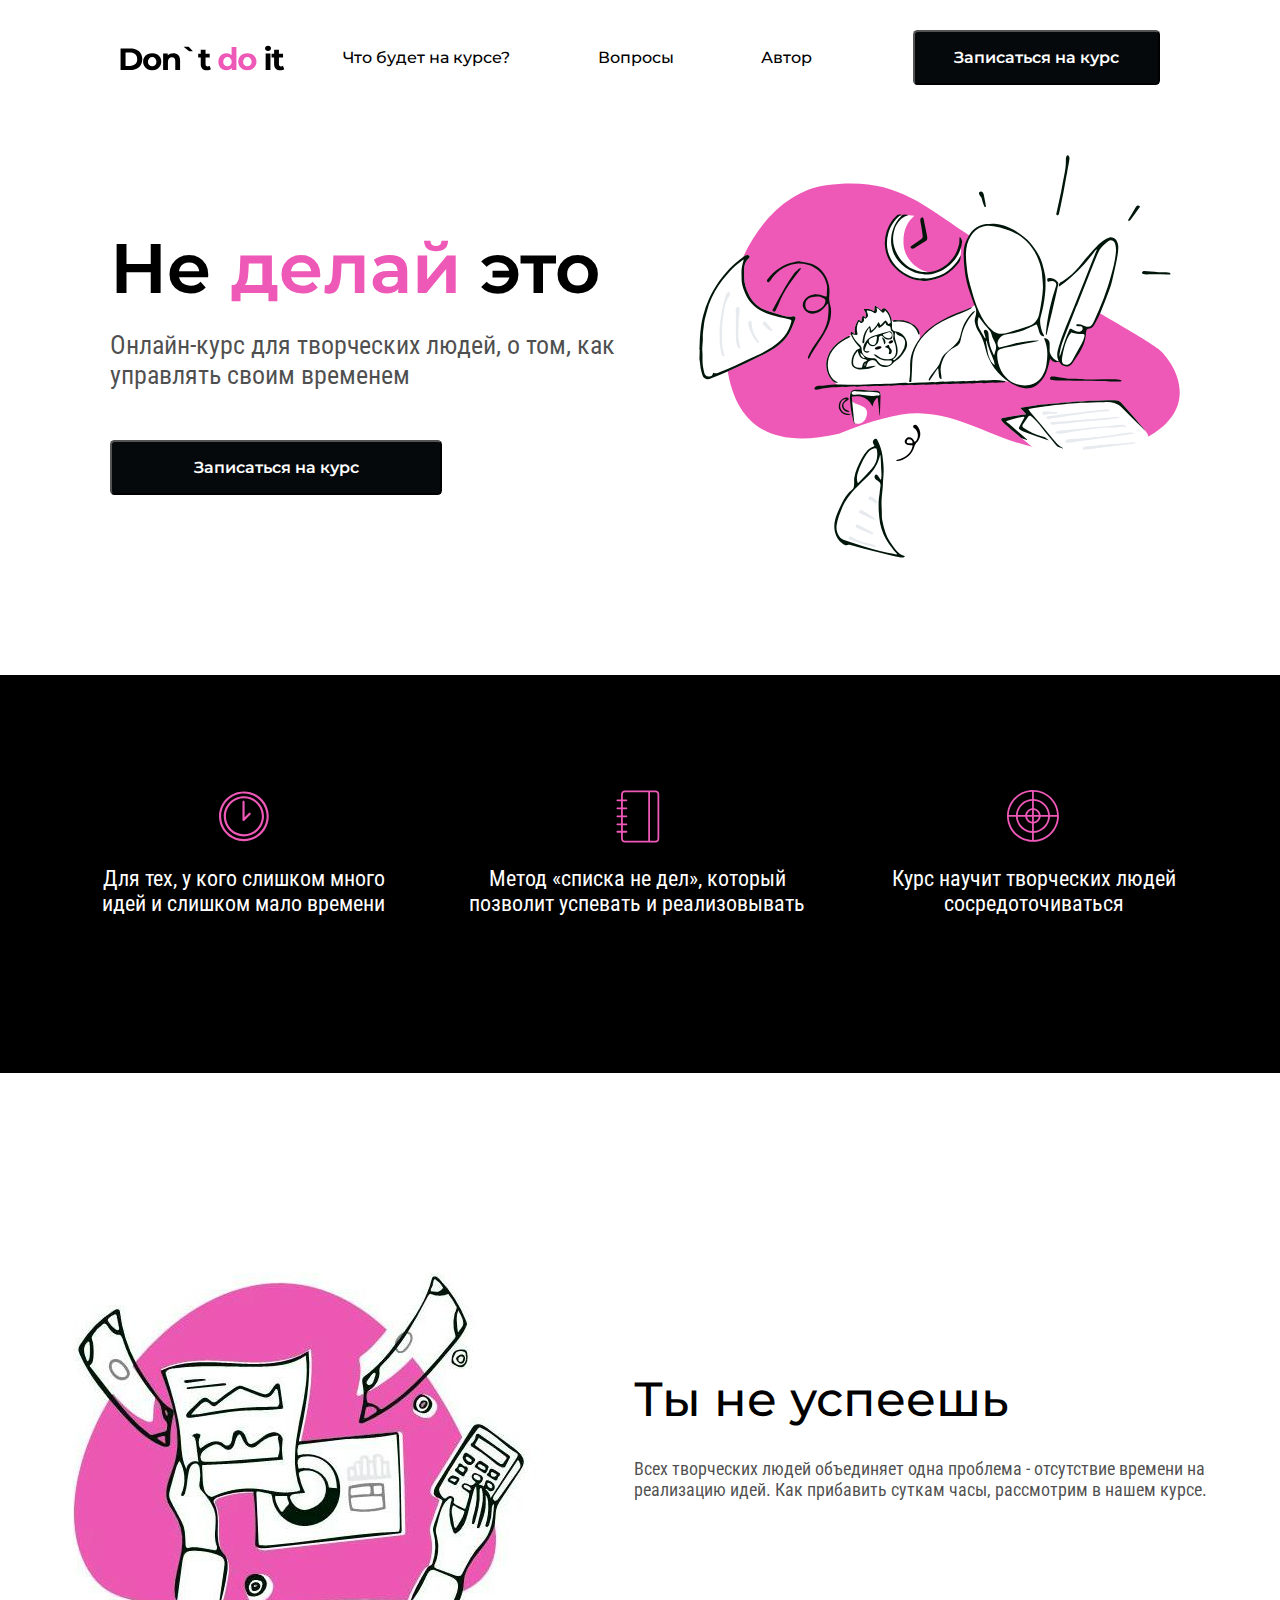
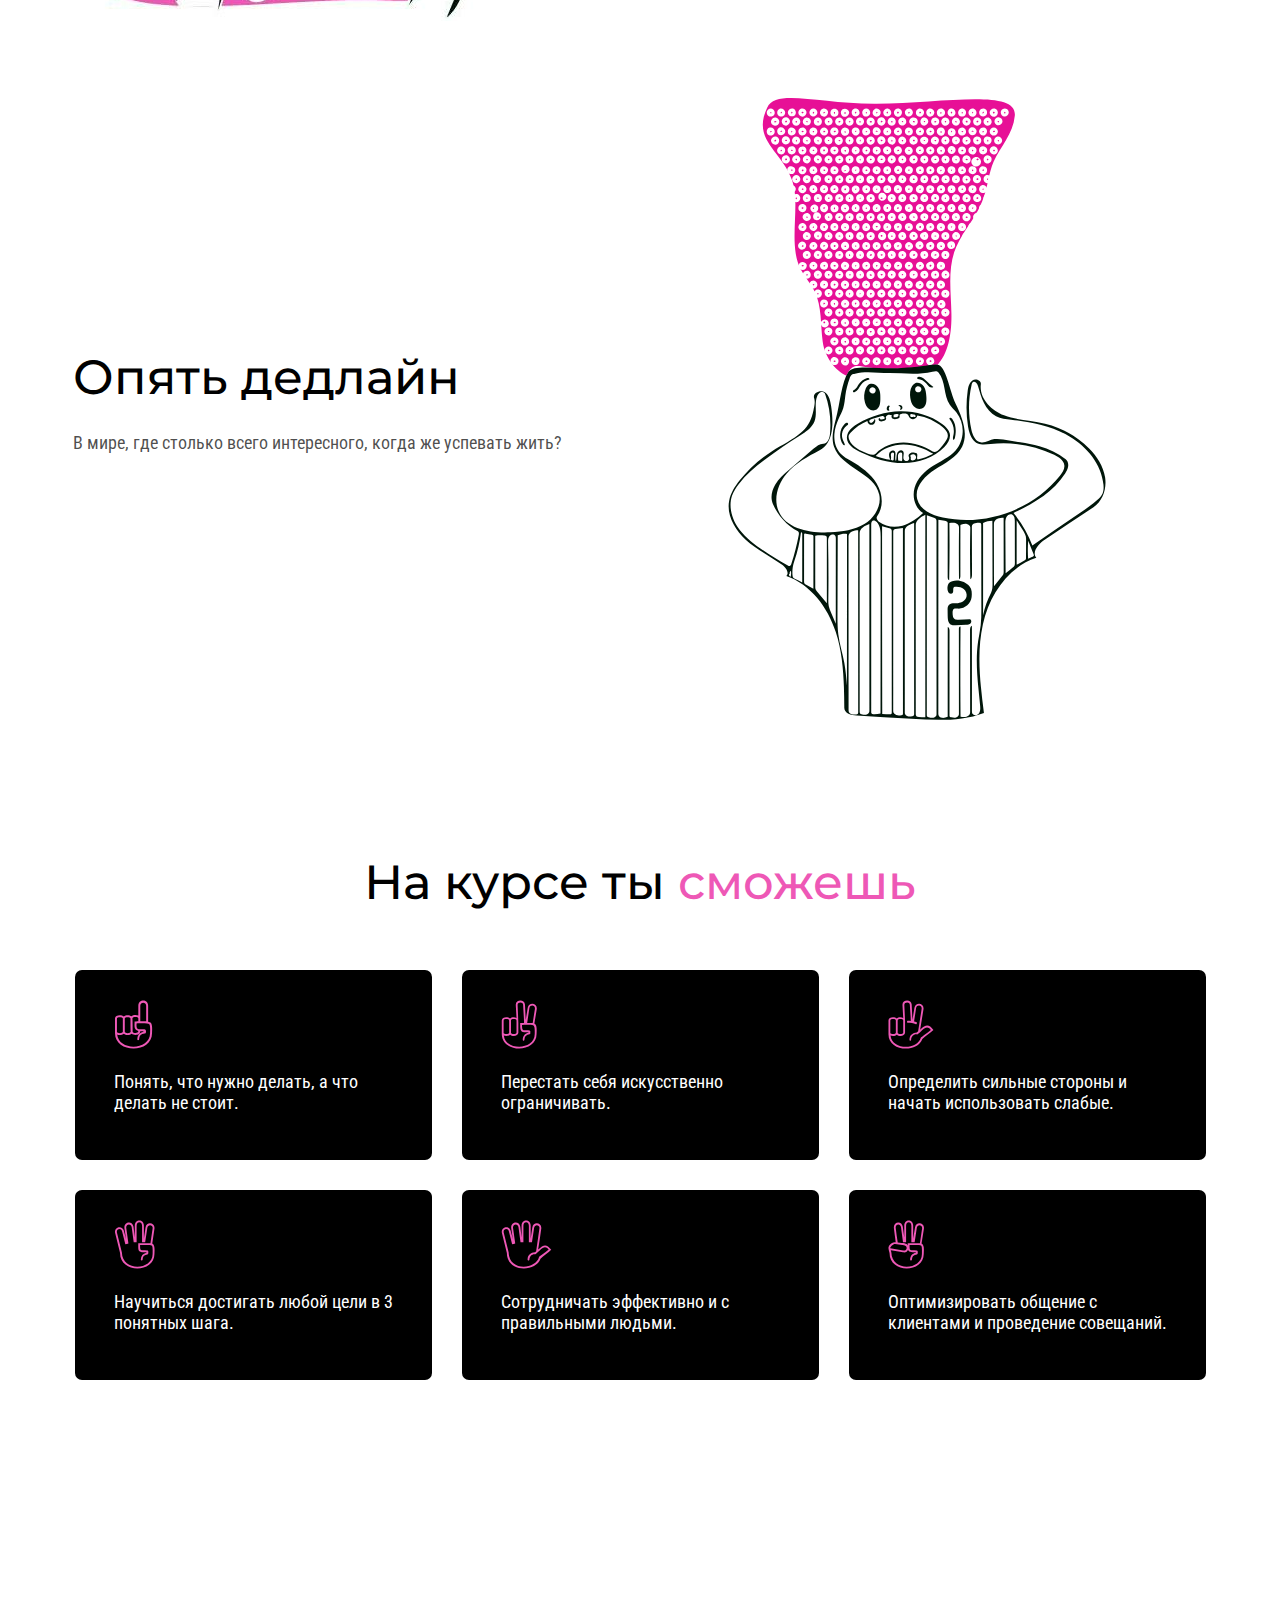
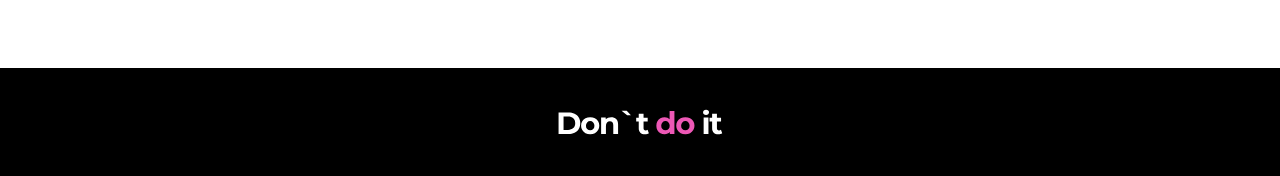
<file: lw7/index.html>
<!DOCTYPE html>
<html lang="ru">
<head>
  <meta charset="UTF-8" />
  <meta mame="viewport" content="width=device-width, initial-scale=1.0">
  <title>Don't do it</title>
  <link href="css/style.css" rel="stylesheet">
  <link href="css/position.css" rel="stylesheet">
  <link href="https://fonts.googleapis.com/css2?family=Montserrat" rel="stylesheet">
  <link href="https://fonts.googleapis.com/css2?family=Roboto+Condensed" rel="stylesheet">
</head>  

<body class="body">
  <header class = "header"> 
    <img class = "logo" src = "images/logo.svg">
    <nav class = "nav">
      <a class = "main main__questions">Что будет на курсе?</a>
      <a class = "main main__questions">Вопросы</a>
      <a class = "main main__questions">Автор</a>
    </nav> 
    <button class = "main main__buttom main__buttom_one center">Записаться на курс</button>
  </header>

<main>
  <section class = "head">
    <div class = "head-item">
      <h1 class = "main main__header margin">Не <span class = "color">делай</span> это</h1>
      <p class = "text text__annotation head-item__two">Онлайн-курс для творческих людей, о том, как управлять своим временем</p>
      <button class = "main main__buttom main__buttom_two center">Записаться на курс</button>
    </div>  
    <img class="man" src = "images/man.svg">
  </section>

  <section class = "text text__note">
    <div class="info">
      <div class="info-item info-item__one">
        <img src = "images/time.svg">
        <p class="padding">Для тех, у кого слишком много идей и слишком мало времени</p>
      </div>
      <div class="info-item info-item__two">
        <img src = "images/notebook.svg">
        <p class="padding">Метод «списка не дел», который позволит успевать и реализовывать</p>
      </div>
      <div class="info-item info-item__three">
        <img src = "images/target.svg">
        <p class="padding">Курс научит творческих людей сосредоточиваться</p>
      </div>
    </div>
  </section>

  <section class = "block-one">
    <img class="image-one" src="images/finances.jpg">
    <div class="text-one"> 
      <h2 class = "main main__frame header-one">Ты не успеешь</h2>
      <p class = "text text__comment">Всех творческих людей объединяет одна проблема - отсутствие времени на реализацию идей. 
      Как прибавить суткам часы, рассмотрим в нашем курсе.</p>
    </div>  
  </section>    

    <section class = "block-two">
      <div class="text-one"> 
        <h2 class = "main main__frame header-two">Опять дедлайн</h2>
        <p class = "text text__comment">В мире, где столько всего интересного, когда же успевать жить?</p>
      </div>  
        <img class="image-two" src="images/mindblowing.svg">
    </section>

    <section class="block-three">   
      <h2 class = "main main__frame header-three">На курсе ты <span class = "color">сможешь</span></h2>
      <div class="grid">
        <div class = "text text__blocks">
          <img src = "images/one.svg">
          <p>Понять, что нужно делать, а что делать не стоит.</p>
        </div>
        <div class = "text text__blocks">
          <img src = "images/two.svg">
          <p>Перестать себя искусственно ограничивать.</p>
        </div>
        <div class = "text text__blocks">
          <img src = "images/three.svg">
          <p>Определить сильные стороны и начать использовать слабые.</p>
        </div>
        <div class = "text text__blocks">
          <img src = "images/four.svg">
          <p>Научиться достигать любой цели в 3 понятных шага.</p>
        </div>
        <div class = "text text__blocks">
          <img src = "images/five.svg">
          <p>Сотрудничать эффективно и с правильными людьми.</p>
        </div>
        <div class="text text__blocks">
          <img src="images/six.svg">
          <p>Оптимизировать общение с клиентами и проведение совещаний.</p>
        </div>
      </div>
    </div>  
  </section>
</main>
  <footer class="footer center" >
    <img src="images/footer.svg">
  </footer>
</body>
</html>
</file>
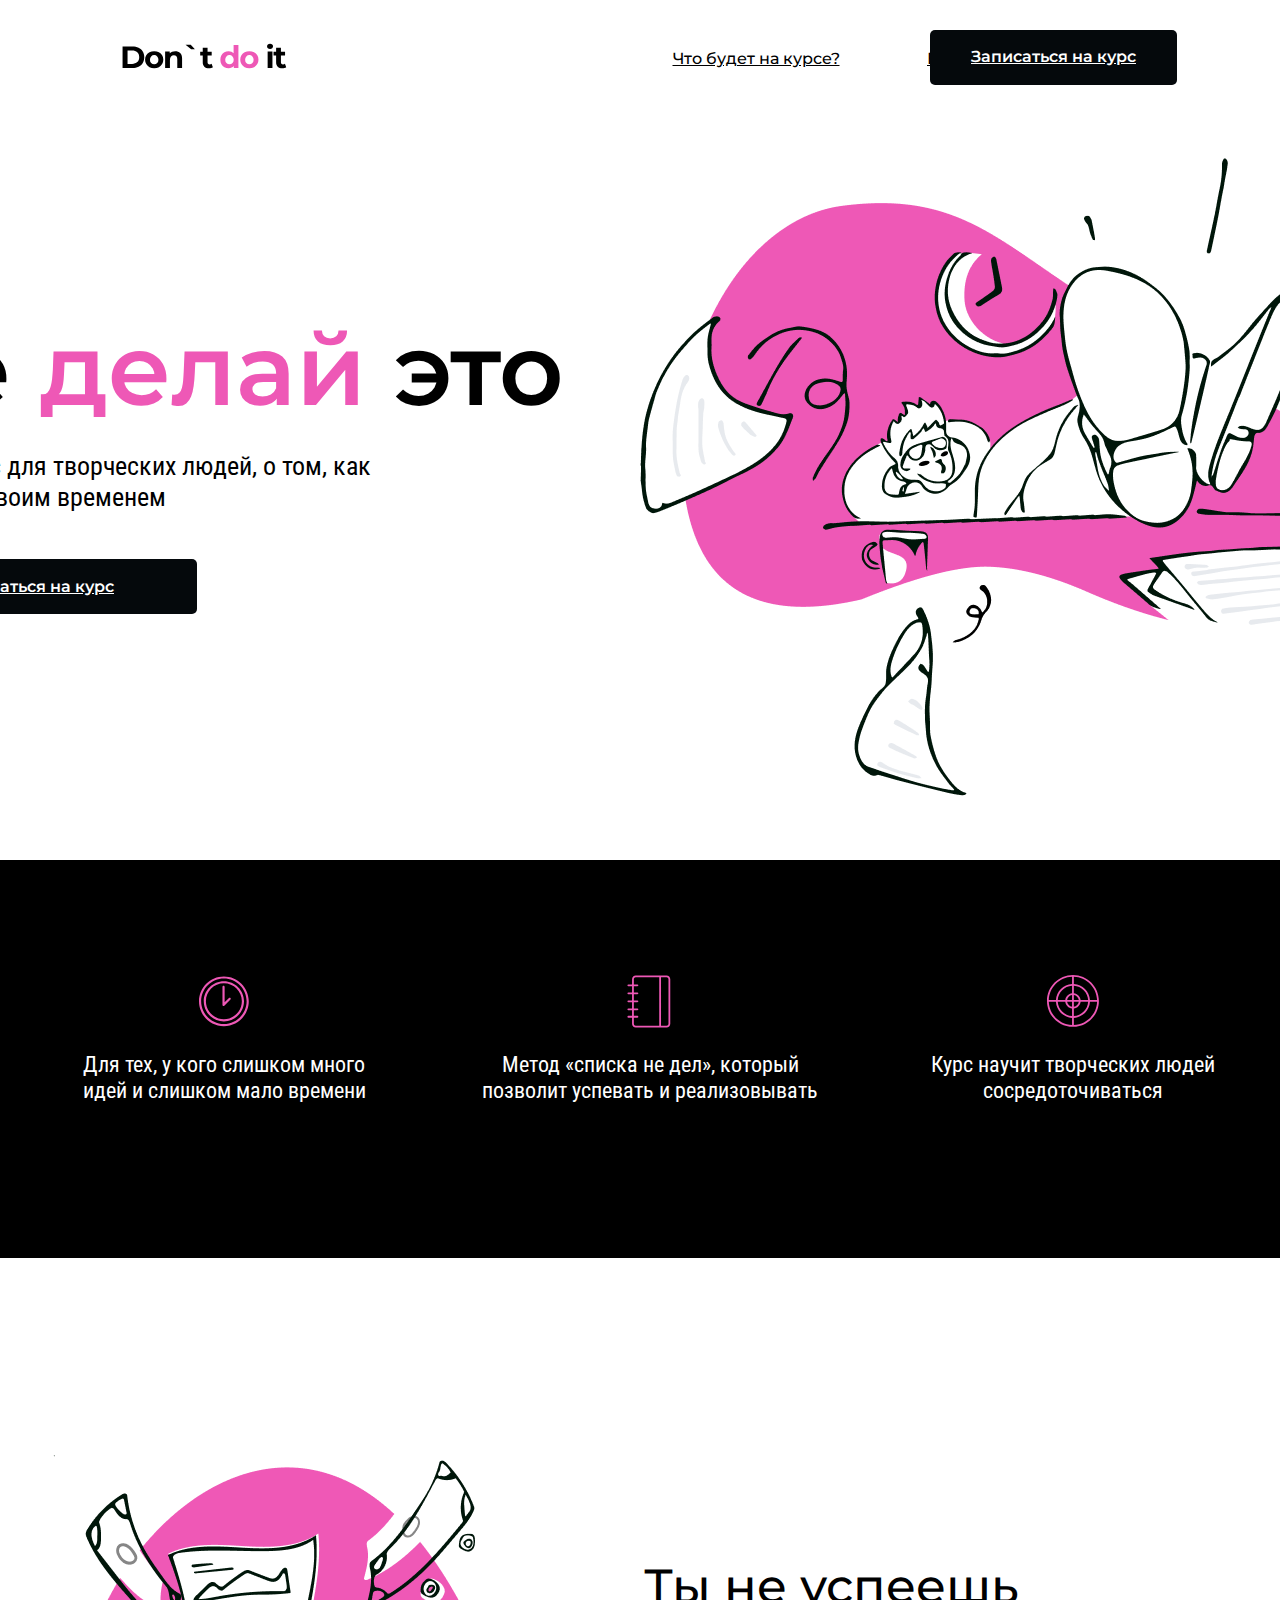
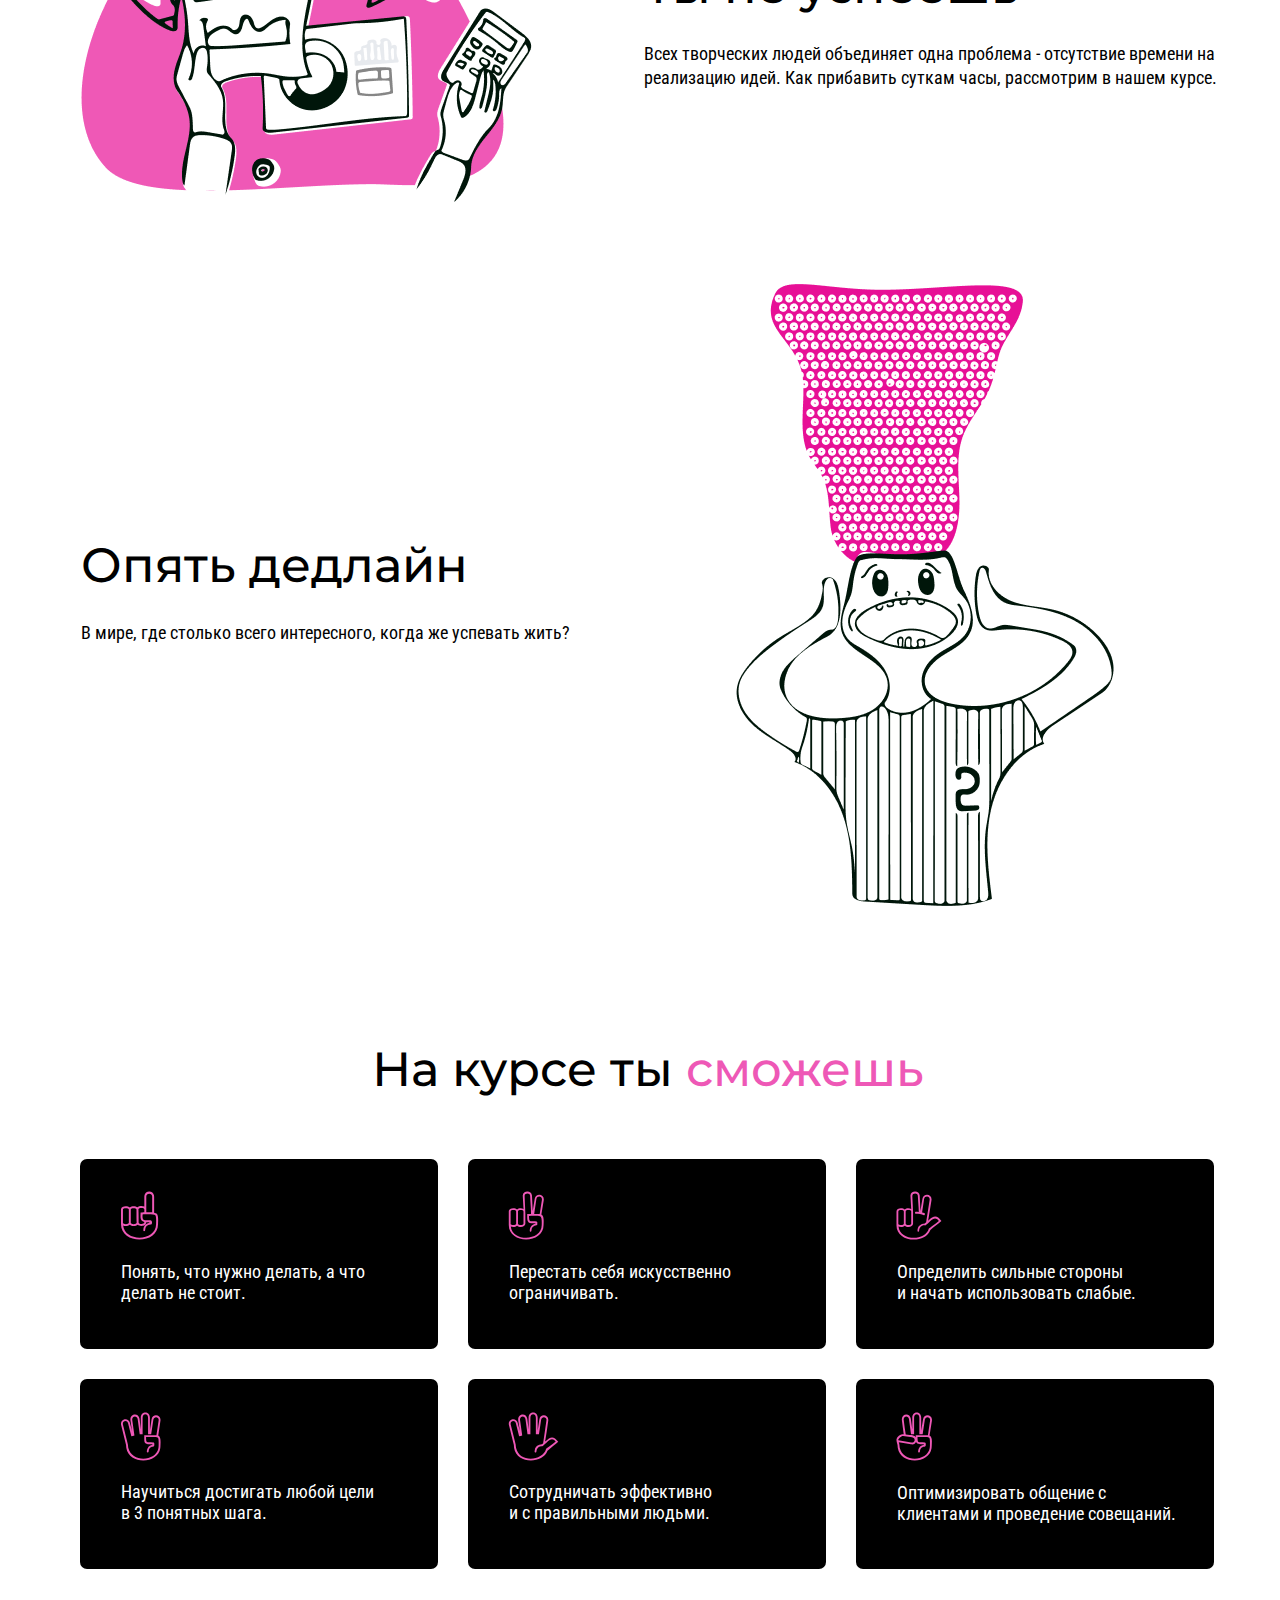
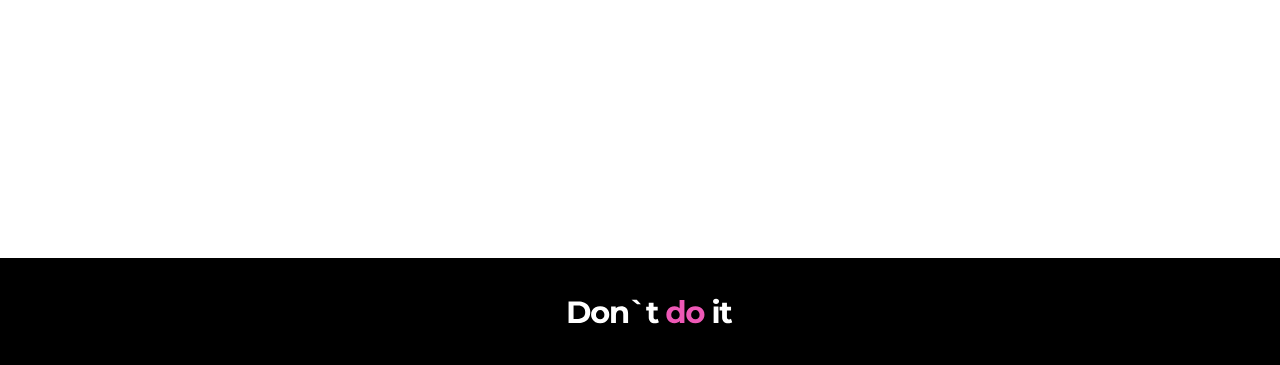
<file: lw6/Don't do it.html>
﻿<!DOCTYPE html>
<html lang="ru">
<head>
	<meta charset='utf-8'>
	<title>Don't do it</title>
	<link rel='stylesheet' type='text/css' href='css/style.css'>
	<link rel="preconnect" href="https://fonts.googleapis.com">
	<link rel="preconnect" href="https://fonts.gstatic.com" crossorigin>
	<link href="https://fonts.googleapis.com/css2?family=Montserrat:wght@500;600&family=Roboto+Condensed&display=swap" rel="stylesheet">
</head>
<body>
	<div class="header">
		<img class="header__logo" src="img/Don't do it.svg" alt="Не делай это">
		<nav class="header__navigation">
			<a class="navigation-text" href="#">Что будет на курсе?</a>
			<a class="navigation-text" href="#">Вопросы</a>
			<a class="navigation-text" href="#">Автор</a>
		</nav>
		<a class="header__button-registration" href="#">Записаться на курс</a>
	</div>

	<div class="main">
		<div class="front-page">
			<div class="front-page__info">
				<p class="front-page__headline">Не <span class="text_extra">делай</span> это</p>
				<p class="front-page__about">Онлайн-курс для творческих людей, о том, как управлять своим временем</p>
				<a class="front-page__button-registration" href="#">Записаться на курс</a>
			</div>
			<img class="front-page__image" src="img/Busy.png" alt="Занятой">
		</div>

		<div class="short-description">
			<div class="short-description__panel">
				<div class="short-description__time">
					<img class="short-description__time_image" src="img/Time.svg" alt="Часы">
					<p class="short-description__time_text">Для тех, у кого слишком много идей и слишком мало времени</p>					
				</div>
				<div class="short-description__notebook">
					<img class="short-description__notebook_image" src="img/notebook.svg" alt="Заметки">
					<p class="short-description__notebook_text">Метод «списка не дел», который позволит успевать и реализовывать</p>					
				</div>
				<div class="short-description__target">
					<img class="short-description__target_image" src="img/target.svg" alt="Прицел">
					<p class="short-description__target_text">Курс научит творческих людей сосредоточиваться</p>					
				</div>
			</div>
		</div>

		<div class="deadline">
			<div class="deadline__fail">
				<img class="deadline__image" src="img/Finances.png" alt="Финансы">
				<div class="deadline__fail_paragrph">
					<p class="deadline__fail_headline deadline__headline">Ты не успеешь</p>
					<p class="deadline__fail_text deadline__text">Всех творческих людей объединяет одна проблема - отсутствие времени на реализацию идей. Как прибавить суткам часы, рассмотрим в нашем курсе.</p>
				</div>				
			</div>
			<div class="deadline__again">				
				<div class="deadline__again_paragrph">
					<p class="deadline__again_headline deadline__headline">Опять дедлайн</p>
					<p class="deadline__again_text deadline__text">В мире, где столько всего интересного, когда же успевать жить?</p>				
				</div>
				<img class="deadline__again_image" src="img/Mind Blowing.png" alt="Сногсшибательный">				
			</div>
		</div>

		<div class="opportunities">
			<p class="opportunities__headline">На курсе ты <span class="text_extra">сможешь</span></p>
			<div class="opportunities__content_flex">
				<div class="opportunities__first block-opportunities">
					<div class="opportunities__content_first type1">
						<img class="opportunities__first-image" src="img/One finger.svg" alt="Первое">
						<p class="opportunities__first-text opportunities-text1">Понять, что нужно делать, а что делать не стоит.</p>
					</div>			
				</div>
				<div class="opportunities__second block-opportunities">
					<div class="opportunities__content_second type1">
						<img class="opportunities__second-image" src="img/Two fingers.svg" alt="Второе">
						<p class="opportunities__second-text opportunities-text1">Перестать себя искусственно ограничивать.</p>
					</div>
				</div>
				<div class="opportunities__third block-opportunities">
					<div class="opportunities__content_third type1">
						<img class="opportunities__third-image" src="img/Three fingers.svg" alt="Третье">
						<p class="opportunities__third-text opportunities-text1">Определить сильные стороны<br>и начать использовать слабые.</p>
					</div>
				</div>
				<div class="opportunities__fourth block-opportunities">
					<div class="opportunities__content_fourth type2">
						<img class="opportunities__fourth-image" src="img/Four fingers.svg" alt="Четвертое">
						<p class="opportunities__fourth-text opportunities-text2">Научиться достигать любой цели<br>в 3 понятных шага.</p>
					</div>
				</div>
				<div class="opportunities__fifth block-opportunities">
					<div class="opportunities__content_fifth type2">
						<img class="opportunities__fifth-image" src="img/Five fingers.svg" alt="Пятое">
						<p class="opportunities__fifth-text opportunities-text2">Сотрудничать эффективно<br>и с правильными людьми.</p>
					</div>
				</div>
				<div class="opportunities__sixth block-opportunities">
					<div class="opportunities__content_sixth type2">
						<img class="opportunities__sixth-image" src="img/Six fingers.svg" alt="Шестое">
						<p class="opportunities__sixth-text opportunities-text3">Оптимизировать общение с клиентами и проведение совещаний.</p>
					</div>
				</div>
			</div>
		</div>
	</div>

	<div class="footer">
		<img class="footer__logo" src="img/Don't do it (neg).svg">
	</div>
</body>
</html>
</file>
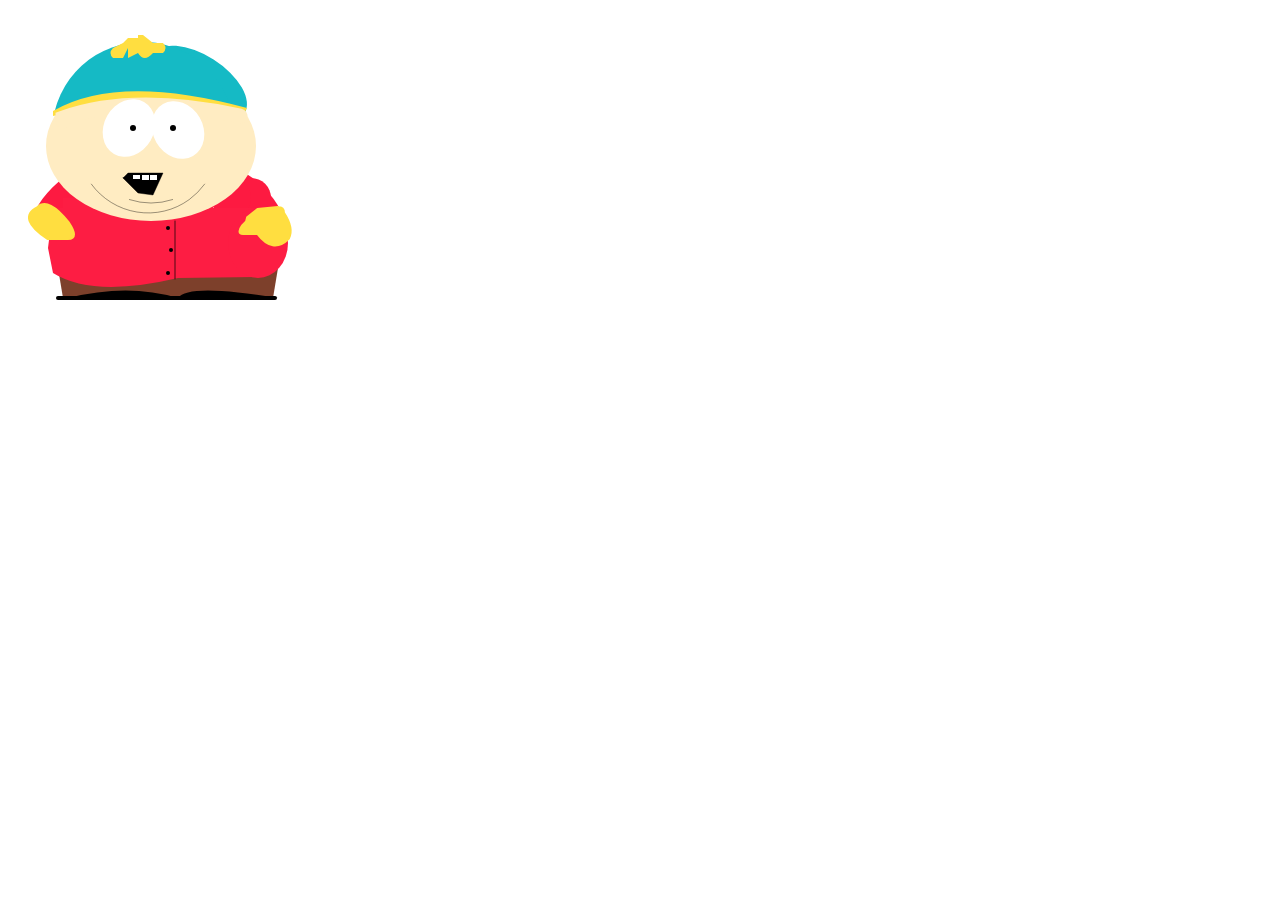
<file: lw14/canvas/eric.html>
﻿<!DOCTYPE html>
<html lang="en">
<head>
    <meta charset="UTF-8">
    <title>Eric</title>
</head>
<body>
    <canvas width="400px" height="400px" id="eric"></canvas>
    <script>
        const p = Math.PI;
        window.onload = () => {
            const canvas = document.getElementById('eric');
            const ctx = canvas.getContext('2d');
            const colorDetails = '#ffde40';

            //legs
            ctx.beginPath()
            ctx.fillStyle = '#7d402b';
            ctx.moveTo(55, 290);
            ctx.lineTo(50, 260);
            ctx.lineTo(270, 260);
            ctx.lineTo(265, 290);
            ctx.closePath();
            ctx.fill();

            //shoes
            ctx.beginPath();
            ctx.moveTo(55, 290);
            ctx.lineTo(60, 290);
            ctx.fillStyle = 'black'
            ctx.quadraticCurveTo(120, 275, 170, 290);
            ctx.fill();

            ctx.beginPath();
            ctx.moveTo(170, 290);
            ctx.fillStyle = 'black'
            ctx.quadraticCurveTo(180, 275, 270, 290);
            ctx.fill();

            ctx.beginPath();
            ctx.lineCap = 'round';
            ctx.moveTo(50, 290);
            ctx.lineTo(267, 290);
            ctx.lineWidth = '4';
            ctx.stroke();

            //arms
            ctx.beginPath();
            ctx.fillStyle = '#fd1a41'
            ctx.ellipse(55, 190, 40, 15, -p / 4, 0, 2 * p);
            ctx.fill()

            ctx.beginPath();
            ctx.fillStyle = '#fd1a41'
            ctx.ellipse(245, 190, 40, 15, p / 4, 0, 2 * p);
            ctx.fill()

            ctx.beginPath();
            ctx.arc(243, 190, 20, 0, 2 * p);
            ctx.fill()

            ctx.beginPath();
            ctx.arc(223, 190, 20, 0, 2 * p);
            ctx.fill()

            //body
            ctx.beginPath();
            ctx.fillStyle = '#fd1d43';
            ctx.moveTo(40, 240);
            ctx.lineTo(45, 265);
            ctx.quadraticCurveTo(85, 290, 170, 270);
            ctx.lineTo(248, 269);
            ctx.lineTo(265, 200);
            ctx.lineTo(45, 200);
            ctx.closePath();
            ctx.fill();
            ctx.beginPath();
            ctx.fillRect(55, 190, 150, 20);

            ctx.beginPath();
            ctx.fillStyle = '#fd1d43';
            ctx.ellipse(250, 235, 30, 35, 0, 0, 2 * p);
            ctx.fill();

            //hands
            ctx.beginPath();
            ctx.lineCap = 'round';
            ctx.fillStyle = colorDetails;
            ctx.strokeStyle = colorDetails;
            ctx.moveTo(30, 200);
            ctx.quadraticCurveTo(10, 210, 40, 230)
            ctx.lineTo(60, 230);
            ctx.quadraticCurveTo(70, 230, 60, 215);
            ctx.quadraticCurveTo(40, 190, 30, 200);
            ctx.stroke()
            ctx.fill();

            ctx.beginPath();
            ctx.moveTo(270, 200);
            ctx.lineTo(250, 202);
            ctx.lineTo(240, 210);
            ctx.lineTo(239, 214);
            ctx.lineTo(235, 218);
            ctx.quadraticCurveTo(230, 225, 235, 225);
            ctx.lineTo(250, 225);
            ctx.quadraticCurveTo(265, 245, 280, 230);
            ctx.quadraticCurveTo(285, 220, 275, 205);
            ctx.quadraticCurveTo(275, 200, 270, 200);
            ctx.stroke();
            ctx.fill()

            //head
            ctx.beginPath();
            ctx.fillStyle = '#ffecc2';
            ctx.ellipse(143, 138, 105, 75, 0, 0, 2 * p);
            ctx.fill();

            //hat
            ctx.beginPath();
            ctx.fillStyle = '#15bac5';
            ctx.ellipse(190, 76, 55, 29, p * .18, 0, p, true);
            ctx.fill();

            ctx.beginPath();
            ctx.fillStyle = '#15bac5';
            ctx.arc(135, 125, 91, 14 * p / 13, 23 * p / 12)
            ctx.fill();

            ctx.beginPath();
            ctx.fillStyle = colorDetails;
            ctx.moveTo(45, 103);
            ctx.lineTo(45, 108);
            ctx.quadraticCurveTo(130, 85, 235, 108);
            ctx.lineTo(239, 100);
            ctx.quadraticCurveTo(110, 65, 45, 103);
            ctx.fill();

            ctx.beginPath();
            ctx.fillStyle = '#ffecc2';
            ctx.strokeStyle = '#ffecc2';
            ctx.lineWidth = 15
            ctx.moveTo(55, 113);
            ctx.lineTo(55, 110);
            ctx.quadraticCurveTo(125, 85, 232, 108);
            ctx.stroke();

            //eyes
            ctx.beginPath();
            ctx.fillStyle = 'white';
            ctx.ellipse(121, 120, 30, 25, -p / 3, 0, 2 * p);
            ctx.fill();
            ctx.beginPath();
            ctx.fillStyle = 'white';
            ctx.ellipse(170, 122, 30, 25, p / 3, 0, 2 * p);
            ctx.fill();

            //pupils
            ctx.beginPath()
            ctx.fillStyle = 'black';
            ctx.arc(125, 120, 3, 0, 2 * p);
            ctx.fill();
            ctx.beginPath()
            ctx.arc(165, 120, 3, 0, 2 * p);
            ctx.fill();

            //chins
            ctx.beginPath();
            ctx.lineWidth = 0.4;
            ctx.strokeStyle = 'black';
            ctx.arc(140, 135, 70, 4 * p / 5, p / 5, true);
            ctx.stroke();
            ctx.beginPath();
            ctx.arc(143, 125, 70, 3 * p / 5, 2 * p / 5, true);
            ctx.stroke();

            //mouth
            ctx.beginPath();
            ctx.moveTo(115, 170);
            ctx.lineTo(130, 185);
            ctx.lineTo(145, 187);
            ctx.lineTo(155, 165);
            ctx.lineTo(120, 165);
            ctx.lineTo(115, 170)
            ctx.lineTo(120, 170);
            ctx.closePath();
            ctx.fill();
            ctx.stroke();

            //teeth
            ctx.beginPath();
            ctx.fillStyle = 'white'
            ctx.fillRect(125, 167, 7, 4);
            ctx.beginPath();
            ctx.fillRect(134, 167, 7, 5);
            ctx.fillRect(142, 167, 7, 5);

            //buttons
            ctx.beginPath();
            ctx.fillStyle = 'black';
            ctx.arc(160, 220, 2, 0, 2 * p);
            ctx.arc(160, 265, 2, 0, 2 * p);
            ctx.fill();

            ctx.beginPath();
            ctx.arc(163, 242, 2, 0, 2 * p);
            ctx.fill();

            //zipper
            ctx.beginPath();
            ctx.lineWidth = 0.7;
            ctx.moveTo(167, 271);
            ctx.lineTo(167, 213);
            ctx.stroke()

            //hat pompon
            ctx.beginPath();
            ctx.fillStyle = colorDetails
            ctx.moveTo(130, 30);
            ctx.lineTo(120, 30);
            ctx.lineTo(115, 35);
            ctx.lineTo(105, 40);
            ctx.quadraticCurveTo(100, 45, 105, 50);
            ctx.lineTo(115, 50);
            ctx.lineTo(120, 40);
            ctx.lineTo(120, 50);
            ctx.lineTo(130, 45);
            ctx.quadraticCurveTo(136, 55, 145, 45);
            ctx.lineTo(155, 45);
            ctx.quadraticCurveTo(160, 40, 155, 35);
            ctx.lineTo(145, 35);
            ctx.lineTo(135, 27);
            ctx.lineTo(130, 27);
            ctx.closePath();
            ctx.fill();

        }
    </script>
</body>
</html>
</file>
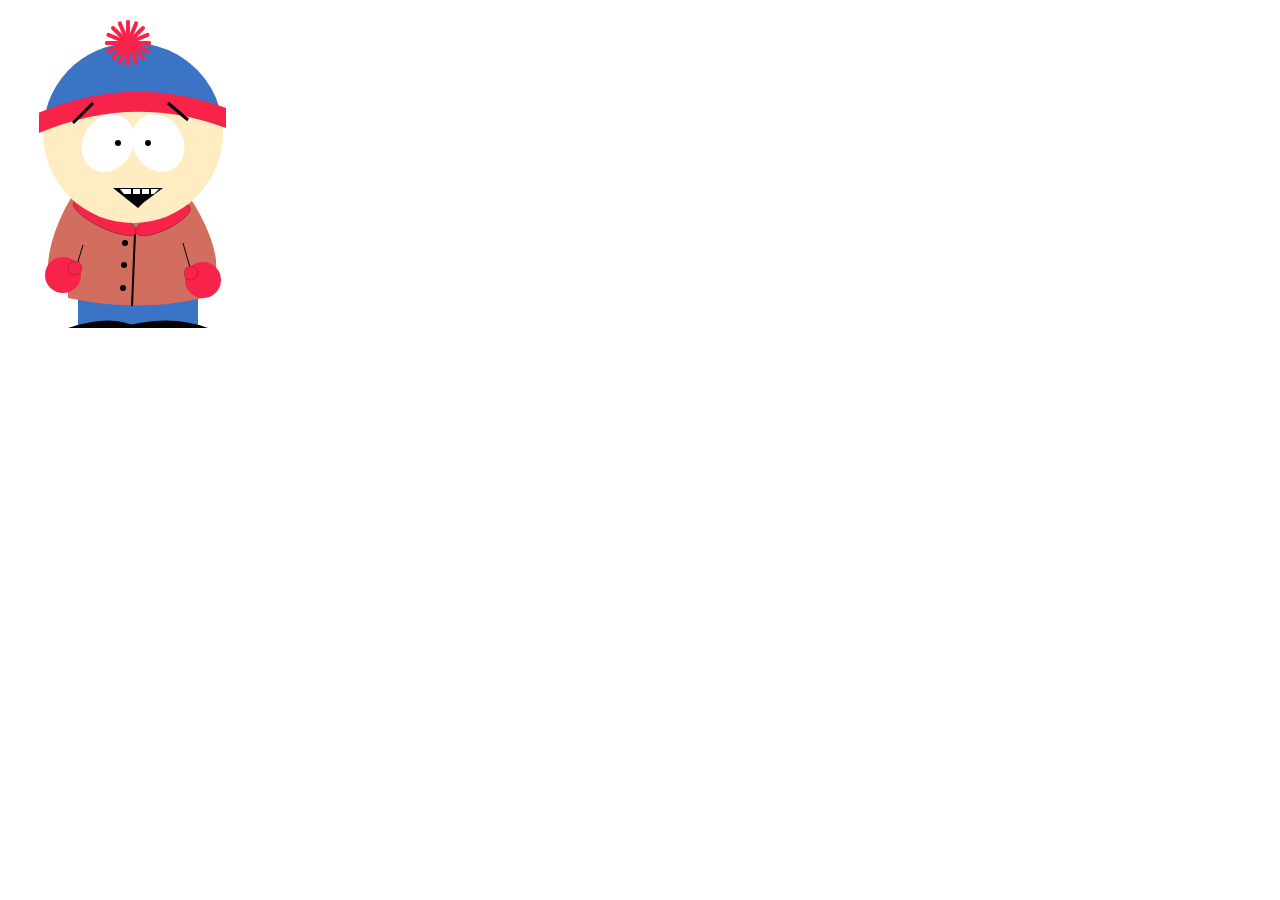
<file: lw14/canvas/stan.html>
﻿<!DOCTYPE html>
<html lang="en">
<head>
    <meta charset="UTF-8">
    <title>Stan</title>
</head>
<body>
    <canvas width="600px" height="700px" id="Stan"></canvas>
    <script>

    const p = Math.PI;
    window.onload = () => {

        const canvas = document.getElementById('Stan');
        const ctx = canvas.getContext('2d');

        const colorDetails = '#f7234a';
        const colorBasics = '#3b74c5';
        const colorJacket = '#d16e5f';

        //pants
        ctx.beginPath()
        ctx.fillStyle = colorBasics;
        ctx.fillRect(70, 290, 120, 30);


        //shoes
        ctx.beginPath();
        ctx.moveTo(60, 320);
        ctx.fillStyle = 'black'
        ctx.quadraticCurveTo(105, 305, 130, 320);
        ctx.fill();
        ctx.beginPath();
        ctx.moveTo(110, 320);
        ctx.fillStyle = 'black'
        ctx.quadraticCurveTo(160, 305, 200, 320);
        ctx.fill();

        //arms
        ctx.beginPath();
        ctx.fillStyle = colorJacket;
        ctx.ellipse(70, 220, 60, 20, -p/2.7, 0, 2*p);
        ctx.fill();

        ctx.beginPath();
        ctx.ellipse(175, 217, 60, 20, p/2.9, 0, 2*p);
        ctx.fill();

        //body
        ctx.beginPath();
        ctx.moveTo(60, 290);
        ctx.fillStyle = colorJacket;
        ctx.quadraticCurveTo(130, 305, 195, 290);
        ctx.lineTo(160, 150);
        ctx.lineTo(60, 200);
        ctx.closePath();
        ctx.fill();

        ctx.beginPath();
        ctx.moveTo(127, 225);
        ctx.lineTo(124, 298);
        ctx.strokeStyle = 'black';
        ctx.lineWidth = '2'
        ctx.stroke();

        //arm shadows
        ctx.beginPath();
        ctx.moveTo(65, 270);
        ctx.lineTo(75, 237);
        ctx.strokeStyle = 'black';
        ctx.lineWidth = '1'
        ctx.stroke();
        ctx.beginPath();
        ctx.moveTo(185, 270);
        ctx.lineTo(175, 235);
        ctx.strokeStyle = 'black';
        ctx.lineWidth = '1'
        ctx.stroke();

        //collar
        ctx.beginPath();
        ctx.ellipse(97, 210, 35, 10, p/7, 0, 2*p);
        ctx.fillStyle = colorDetails;
        ctx.strokeStyle = 'black';
        ctx.lineWidth = '0.3'
        ctx.fill();
        ctx.stroke();
        ctx.beginPath();
        ctx.ellipse(155, 212, 30, 10, -p/7, 0, 2*p);
        ctx.fill();
        ctx.stroke();

        //buttons
        ctx.beginPath();
        ctx.fillStyle = 'black';
        ctx.arc(117, 235, 3, 0, 2*p);
        ctx.arc(116, 257, 3, 0, 2*p);
        ctx.arc(115, 280, 3, 0, 2*p);
        ctx.fill()

        //left hand
        ctx.beginPath();
        ctx.arc(55, 267, 18, 0, 2*p);
        ctx.fillStyle = colorDetails;
        ctx.fill();
        ctx.beginPath();
        ctx.strokeStyle = 'black';
        ctx.lineWidth = '0.2';
        ctx.arc(67, 260, 7, 0, 2*p);
        ctx.fill();
        ctx.stroke();

        //right hand
        ctx.beginPath();
        ctx.arc(195, 272, 18, 0, 2*p);
        ctx.fillStyle = colorDetails;
        ctx.fill();
        ctx.beginPath();
        ctx.strokeStyle = 'black';
        ctx.lineWidth = '0.2';
        ctx.arc(183, 265, 7, 0, 2*p);
        ctx.fill();
        ctx.stroke();

        //head
        ctx.beginPath();
        ctx.fillStyle = '#ffecc2';
        ctx.arc(125, 125, 90, 0, 2 * p);
        ctx.fill();

        //blue hat
        ctx.beginPath();
        ctx.fillStyle = colorBasics;
        ctx.arc(125, 125, 90, 13 * p / 12, 23 * p / 12)
        ctx.fill();

        //red hat edge
        ctx.beginPath();
        ctx.fillStyle = colorDetails;
        ctx.moveTo(31, 105);
        ctx.lineTo(31, 125);
        ctx.quadraticCurveTo(125, 85, 218, 120);
        ctx.lineTo(218, 100);
        ctx.quadraticCurveTo(125, 65, 30, 105);
        ctx.fill();

        //eyes
        ctx.beginPath();
        ctx.fillStyle = 'white';
        ctx.ellipse(100, 135, 30, 25, -p / 3, 0, 2 * p);
        ctx.ellipse(150, 135, 30, 25, p / 3, 0, 2 * p);
        ctx.fill();

        //pupils
        ctx.beginPath()
        ctx.fillStyle = 'black';
        ctx.arc(110, 135, 3, 0, 2 * p);
        ctx.fill();
        ctx.beginPath()
        ctx.arc(140, 135, 3, 0, 2 * p);
        ctx.fill();

        //brows
        ctx.beginPath();
        ctx.moveTo(65, 115);
        ctx.lineWidth = '3';
        ctx.lineTo(85, 95);
        ctx.stroke();

        ctx.beginPath();
        ctx.moveTo(180, 112);
        ctx.lineTo(160, 95);
        ctx.stroke();

        //mouth
        ctx.beginPath();
        ctx.moveTo(105, 180);
        ctx.lineTo(130, 200);
        ctx.lineTo(135, 195);
        ctx.lineTo(155, 180);
        ctx.closePath();
        ctx.fill();

        //teeth
        ctx.beginPath();
        ctx.moveTo(115, 181);
        ctx.strokeStyle = 'white';
        ctx.fillStyle = 'white';

        //first teeth
        ctx.lineTo(112, 181);
        ctx.lineTo(116, 186);
        ctx.lineTo(123, 186);
        ctx.lineTo(123, 181);
        ctx.lineTo(114, 181);
        ctx.fill();

        //second teeth
        ctx.beginPath();
        ctx.fillRect(125, 181, 7, 5);

        //third teeth
        ctx.beginPath();
        ctx.fillRect(134, 181, 7, 5);

        //fourth teeth
        ctx.beginPath();
        ctx.moveTo(143, 181);
        ctx.lineTo(143, 186);
        ctx.lineTo(146, 186);
        ctx.lineTo(151, 181);
        ctx.closePath();
        ctx.fill();

        //pompon
        ctx.translate(120, 35);
        ctx.moveTo(0, 0);
        ctx.strokeStyle = colorDetails;
        ctx.lineWidth = '4';
        ctx.lineCap = 'round';
        for ($i = 1; $i <= 16; $i++) {
            ctx.beginPath();
            ctx.moveTo(0, 0);
            ctx.lineTo(15, 15);
            ctx.rotate(p / 8);
            ctx.stroke();
        }
    }    
    </script>
</body>
</html>
</file>
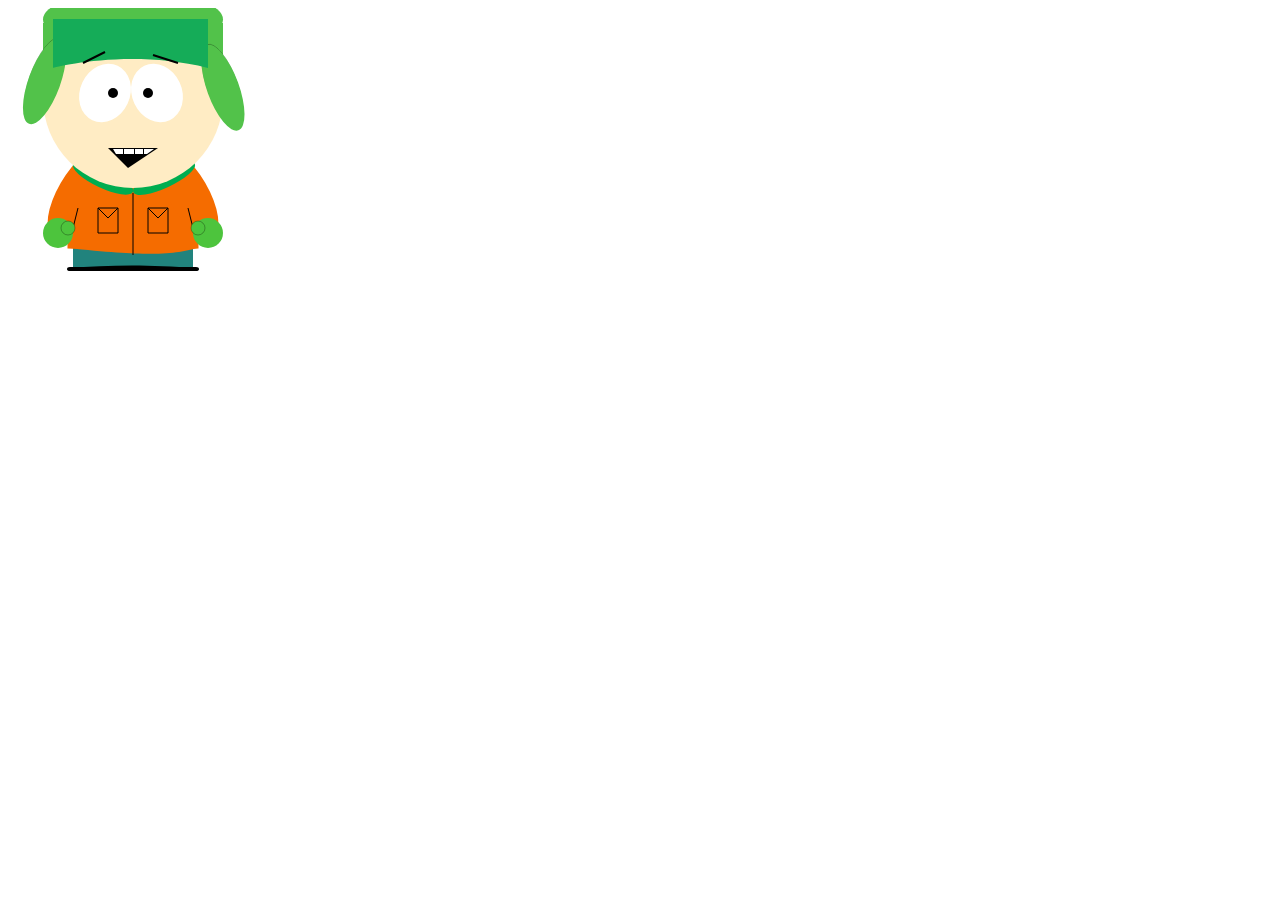
<file: lw14/svg/cyle.html>
﻿<!DOCTYPE html>
<html lang="en">
<head>
    <meta charset="UTF-8">
    <title>Kyle</title>
</head>
<body>
    <svg xmlns="http://www.w3.org/2000/svg" wigth='600' height='300'>
        <!--legs-->
        <rect width="120" height="20" x="65" y="240" fill="#21837d"></rect>
        <!--shoes-->
        <rect width="132" height="4" x="59" y="259" rx="3" ry="3"></rect>
        <path fill="black" d="m 60,260
            c 21,-1.2 42,-2.5 64,-2.5 20,7e-5 40,1 65,2.5" />
        <!--body and arms-->
        <rect height="65" width="130" x="60" y="175" fill="#f56c00" stroke="#f56c00"></rect>
        <ellipse rx="50" ry="20" cx="70" cy="185" fill="#f56c00" transform="rotate(-60 70 185)"></ellipse>
        <ellipse rx="50" ry="20" cx="180" cy="185" fill="#f56c00" transform="rotate(60 180 185)"></ellipse>
        <path fill="#f56c00" d="m 60 240
            C 150 250 170 245 190 240" />
        <!--arms shadow-->
        <line x1="65" y1="220" x2="70" y2="200" stroke="black"></line>
        <line x1="185" y1="220" x2="180" y2="200" stroke="black"></line>
        <!--left hand-->
        <circle r="15" cx="50" cy="225" fill="#4dc43d"></circle>
        <circle r="7" cx="60" cy="220" fill="#4dc43d" stroke="black" stroke-width="0.3"></circle>
        <!--right hand-->
        <circle r="15" cx="200" cy="225" fill="#4dc43d"></circle>
        <circle r="7" cx="190" cy="220" fill="#4dc43d" stroke="black" stroke-width="0.3"></circle>
        <!--zipper-->
        <line x1="125" y1="247" x2="125" y2="185" stroke="black"></line>
        <!--pockets-->
        <polyline points="90 200 90 225 110 225 110 200 100 210 90 200 110 200" stroke="black" fill="none"></polyline>
        <polyline points="140 200 140 225 160 225 160 200 150 210 140 200 160 200" stroke="black" fill="none"></polyline>
        <!--collar-->
        <ellipse rx="33" ry="10" cx="95" cy="170" fill="#00ad50" transform="rotate(25 95 170)"></ellipse>
        <ellipse rx="34" ry="10" cx="156" cy="170" fill="#00ad50" transform="rotate(-25 156 170)"></ellipse>
        <!--head-->
        <circle r="90" cx="125" cy="90" fill="#ffecc4"></circle>
        <!--eyes-->
        <ellipse rx="30" ry="25" cx="97" cy="85" transform="rotate(-65, 97, 85)" fill="white"></ellipse>
        <ellipse rx="30" ry="25" cx="149" cy="85" transform="rotate(65, 149, 85)" fill="white"></ellipse>
        <circle r="5" cx="105" cy="85" fill="black"></circle>
        <circle r="5" cx="140" cy="85" fill="black"></circle>
        <!--mouth-->
        <polyline points="100 140 120 160 150 140" fill="black"></polyline>
        <!--teeth-->
        <polyline points="105 141 108 146 115 146 115 141" fill="white"></polyline>
        <polyline points="116 141 116 146 126 146 126 141" fill="white"></polyline>
        <polyline points="127 141 127 146 135 146 135 141" fill="white"></polyline>
        <polyline points="136 141 136 146 139 146 146 141 138 141" fill="white"></polyline>
        <!--hat-->
        <rect x="35" y="-15" width="180" height="53" ry="75" fill="#52c24a"></rect>
        <rect x="35" y="15" width="180" height="35" fill="#52c24a"></rect>
        <ellipse rx="44" ry="15" cx="21" cy="49" fill="none" stroke-width="0.5" stroke-opacity="0.5" stroke="black" transform="rotate(-70 45 49)"></ellipse>
        <ellipse rx="45" ry="16" cx="20" cy="50" fill="#52c24a" transform="rotate(-70 45 50)"></ellipse>
        <ellipse rx="43" ry="15" cx="214" cy="77" fill="none" stroke-width="0.5" transform="rotate(70 214 77)" stroke-opacity="0.5" stroke="black"></ellipse>
        <ellipse rx="45" ry="16" cx="215" cy="80" fill="#52c24a" transform="rotate(70 215 80)"></ellipse>
        <path fill="#15ac58"
              d="m 45,11
           V 60
           C 45 60 120 40 200 60
           V 11" />
        <!--brows-->
        <line x1="75" y1="55" x2="97" y2="44" stroke="black" stroke-width="2"></line>
        <line x1="170" y1="55" x2="145" y2="47" stroke="black" stroke-width="2"></line>
    </svg>
</body>
</html>
</file>
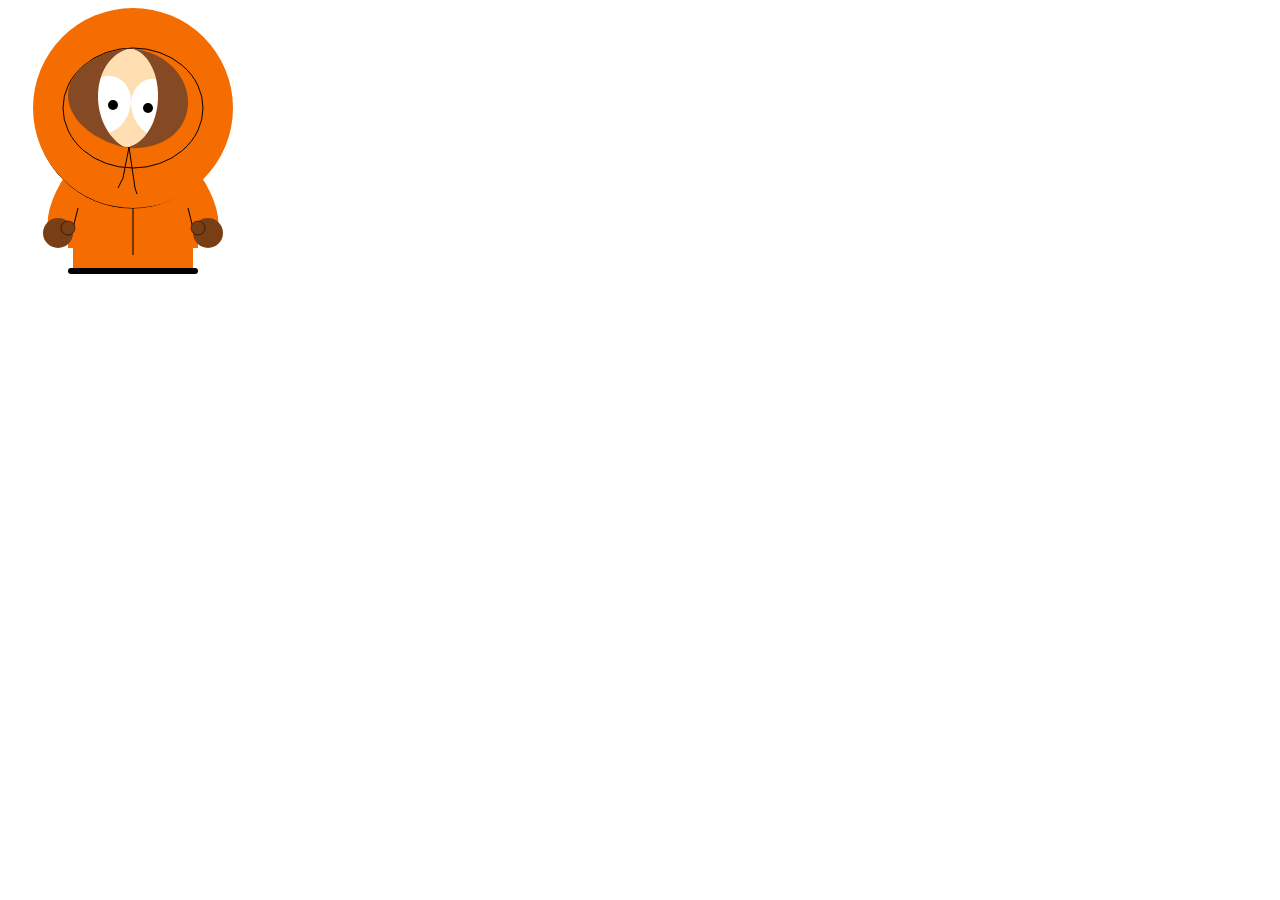
<file: lw14/svg/kenny.html>
﻿<!DOCTYPE html>
<html lang="en">

<head>
    <meta charset="UTF-8">
    <title>Kenny</title>
</head>

<body>
    <svg xmlns="http://www.w3.org/2000/svg" wigth='600' height='300'>
        <!--shoes-->
        <rect width="130" height="6" x="60" y="260" rx="3" ry="3"></rect>
        <!--legs-->
        <rect width="120" height="20" x="65" y="240" fill="#f56c00"></rect>
        <!--body-->
        <rect width="130" height="65" x="60" y="175" fill="#f56c00"></rect>
        <ellipse rx="50" ry="20" cx="70" cy="185" fill="#f56c00" transform="rotate(-60 70 185)"></ellipse>
        <ellipse rx="50" ry="20" cx="180" cy="185" fill="#f56c00" transform="rotate(60 180 185)"></ellipse>
        <!--hand shadow-->
        <line x1="65" y1="220" x2="70" y2="200" stroke="black"></line>
        <line x1="185" y1="220" x2="180" y2="200" stroke="black"></line>
        <!--left hand-->
        <circle r="15" cx="50" cy="225" fill="#783e14"></circle>
        <circle r="7" cx="60" cy="220" fill="#783e14" stroke="black" stroke-width="0.5"></circle>
        <!--right hand-->
        <circle r="15" cx="200" cy="225" fill="#783e14"></circle>
        <circle r="7" cx="190" cy="220" fill="#783e14" stroke="black" stroke-width="0.5"></circle>
        <!--head-->
        <circle r="97" cx="124" cy="103" stroke="black"></circle>
        <circle r="100" cx="125" cy="100" fill="#f56c00"></circle>
        <!--face-->
        <ellipse rx="70" ry="60" cx="125" cy="100" stroke="black" fill="none"></ellipse>
        <circle r="49" cx="122" cy="90" fill="#ffdeb2"></circle>
        <!--eyes-->
        <ellipse rx="30" ry="25" cx="97" cy="97" transform="rotate(-65, 97, 97)" fill="white"></ellipse>
        <ellipse rx="30" ry="25" cx="149" cy="100" transform="rotate(65, 149, 100)" fill="white"></ellipse>
        <!--pupils-->
        <circle r="5" cx="105" cy="97" fill="black"></circle>
        <circle r="5" cx="140" cy="100" fill="black"></circle>
        <!--hood edges-->
        <path fill="#854924" d="
            M 123 40 
            C 40 50 40 120 118 140 
            C 80 120 80 50 123 40
            C 200 50 200 145 118 140
            C 160 130 160 50 123 40 z"/>
        <!--zipper-->
        <line x1="125" y1="247" x2="125" y2="200" stroke="black"></line>
        <!--laces-->
        <line x1="121" y1="139" x2="115" y2="170" stroke="black"></line>
        <line x1="115" y1="170" x2="110" y2="180" stroke="black"></line>
        <polyline points="121,139 127,180 129,186" stroke="black" fill="none"></polyline>

    </svg>
</body>
</html>
</file>
<file: lw7/css/style.css>
.main
{
    font-family: 'Montserrat';
    font-style: normal;
}
.main__questions
{
    font-size: 16px; 
    font-weight: 500;
}
.main__buttom
{
    height: 55px;
    background: #05090c;
    border-radius: 4.59px;
    font-weight: 600;
    font-size: 16px;
    color: #fff;
}
.main__buttom_one
{
    width: 247px;
}
.main__buttom_two
{
    width: 332px;
}
.main__header
{
    font-weight: 635;
}
.text
{
    font-family: 'Roboto Condensed';
    font-style: normal;
    font-weight: 400;
}
.text__annotation
{
    color: rgba(0, 0, 0, 0.7);
}

.text__note
{
    background: #000;
    font-size: 22px;
    color: #FFFFFF;
    text-align: center;
}
.main__frame
{
    font-size: 48px;
    font-weight: 500;
}
.text__comment
{
    font-size: 18px;
    color: rgba(0, 0, 0, 0.7);
}
.text__blocks
{
    border-radius: 7px;
    background: #000000;
    font-size: 18px;
    color: #fff;
    width: 285px;
    height: 120px;
    padding: 30px 33px 40px 39px;
}
.footer
{
    height: 108px;
    background: #000000;
}
.color
{
    color: #ee58B6;
}
@media screen and (min-width: 480px)
{
    .main__header
    {        
        font-size: 50px;
    }
    .text__annotation
    {
        font-size: 20px; 
    } 
    .footer
    {
        margin-top: 100px;
    } 
}
@media screen and (min-width: 600px)
{
    .text__annotation
    {
        font-size: 26px;
    } 
    .main__header
    {        
        font-size: 70px;
    }    
}
@media screen and (min-width: 711px)
{
    .main__buttom_one
    {
        margin-top: 20px;
    }
}
@media screen and (min-width: 768px)
{
    .footer
    {
        margin-top:288px;
    } 
}
@media screen and (min-width: 1024px)
{
    .main__buttom_one
    {
        margin-top: 0px;
    }
    .main__header
    {        
        font-size: 62px;
    } 
}
@media screen and (min-width: 1120px)
{
    .main__header
    {        
        font-size: 70px;
    } 
}
@media screen and (min-width: 1590px)
{
    .main__header
    {        
        font-size: 100px;
    }
}
</file>
<file: lw7/css/position.css>
.body
{
    max-width: 1920px;
    margin: 0px auto;
}
.header
{
    margin-top: 30px;
    margin-bottom: 40px;
    display: flex;   
    justify-content: flex-end;
    align-items: center;
}
.logo
{
    padding-right: 29px;
    margin-right: auto;
}
.nav
{
    display: flex;
    width: 469px;
    justify-content: space-between;
}
.man
{
    max-width: 762px;
    width:100%;
    max-height: 636px;
}
.margin
{
    margin: 0;
}
.center
{
    display: flex;
    justify-content: center;
    align-items: center;
}
.head
{
    display: flex;
    justify-content: space-between;
}
.head-item
{
    max-width: 745px;
}
.padding
{
    margin: 15px 0px 0px 0px;
}
.head-item__two
{
    max-width: 545px;
    margin: 19px 0px 50px;
}
.info
{
   display: flex;
   justify-content: space-between;
   padding: 111px 391px 142px;
   margin-bottom: 72px;
}
.info-item
{
    height: 145px;
}
.info-item__one
{
    width: 287px;
}
.info-item__two
{
    width: 337px;
}
.info-item__three
{
    width: 293px;
}
.block-one
{
    display: flex;
    margin:0 auto;
    max-width: 1135px;
    justify-content: space-between;
}
.text-one
{
    max-width: 574px;
}
.block-two
{
    display: flex;
    max-width: 1135px;
    margin: 0 auto;
    justify-content: space-between;
}
.block-three
{
    max-width: 1135px;
    margin: 0 auto;
}
.header-three
{
    margin-top: 98px;
    margin-bottom: 59px;
}
.grid
{
    width: 1045px;
    display:grid;
    grid-template-columns: 1fr 1fr 1fr;
    grid-template-rows: 1fr 1fr;
    grid-gap: 30px;
}
.image-one
{
    max-width: 510px;
}
.image-two
{
    max-width: 504px;
}
@media screen and (min-width: 480px)
{
    .header
    {
        margin-left:30px;
        margin-right:0px;
        flex-wrap: wrap;
        justify-content: flex-start;
    }
    .nav
    {
        margin-top:20px;
        margin-bottom: 20px;
    }
    
    .head
    {
        flex-wrap: wrap;
        margin: 0;
    }
    .man
    {
        order: -1;
        padding: 0;
        width:100%;
    }
    .head-item
    {
        width: 100%;
        margin: 10px 0px 30px;
    }
    .head-item__two
    {
        width: 100%;
    }
    .info
    {
        padding: 10px;
        margin-bottom: 10px;
        flex-wrap: wrap;
        justify-content: space-around;
    }
    .info-item
    {
        padding: 0px 20px 0px;
    }
    .block-one
    {
        flex-wrap:wrap;
    }
    .header-one
    {
        margin-top: 30px;
    }
    .text-one
    {
        width:100%;
        order: 1;
    }
    .block-two
    {
        flex-wrap: wrap;
    }
    .header-two
    {
        margin-top: 30px;
    }
    .header-three
    {
        text-align: center;
    }
    .image-one
    {
        width:100%;
    }
    .image-two
    {
        width:100%;
    }
    .block-three
    {
        width: 100%;
    }
    .grid
    {
        grid-template-columns: 1fr;
        width: 357px;
        margin: 0 auto;
    }
}
@media screen and (min-width: 711px)
{
    .nav
    {
        margin: 0;
    }
}

@media screen and (min-width: 768px)
{
    .info
    {
        padding:40px;
    }
    .block-one
    {
        flex-wrap: nowrap;
        margin-bottom: 43px;
    }
    .block-two
    {
        flex-wrap: nowrap;
    }
    .text-one
    {
        order: 0;
    }
    .header-one
    {
        margin: 225px 0px 30px;
    }
    .header-two
    {
        margin: 284px 0px 26px;
    }
    .grid
    {
        grid-template-columns: 1fr 1fr;
        width: 750px;
    }
}
@media screen and (min-width: 812px)
{
    .header
    {
        margin-left: 50px;
    }
    .head
    {
        margin-left: 50px;
    }
}
@media screen and (min-width: 832px)
{
}
@media screen and (min-width: 978px)
{
    .nav
    {
        margin-right: 101px;
    }
}
@media screen and (min-width: 1024px)
{
    .header
    {
        flex-wrap: nowrap;
    }
    .head
    {
        flex-wrap: nowrap;
    }
    .man
    {
        height: 45%;
        width: 45%;
        order: 0;
        padding: 30px 0px 0px 30px;
    }
    .head-item
    {
        width:50%;
        margin: 100px 0px 180px;
    }
}
@media screen and (min-width: 1079px)
{
    .header
    {
        margin-left: 120px;
    }
}
@media screen and (min-width: 1109px)
{
    .header
    {
        margin-right: 120px;
    }
}
@media screen and (min-width: 1134px)
{
    .info
    {
        padding-top: 111px;
        padding-bottom: 142px;
        margin-bottom: 72px;
    }   
}
@media screen and (min-width: 1160px)
{
    .grid
    {
        grid-template-columns: 1fr 1fr 1fr;
        width: 1130px;
    }   
}
@media screen and (min-width: 1269px)
{
    .header
    {
        margin-left: 120px;
    }
    .head
    {
        margin: 0px 100px 0px 110px;
    }
    .info
    {
        padding: 111px 100px 142px;
    }
}
@media screen and (min-width: 1366px)
{
    .head-item
    {
        margin: 180px 0px 246px;
    }
    .info
    {
        padding: 111px 100px 142px;
    }
}
@media screen and (min-width: 1575px)
{
    .info
    {
        padding: 111px 260px 142px; 
    }
    .head
    {
        margin: 0px 163px 0px 178px;
    }
    .head
    {
        justify-content: flex-start;
    }
}
@media screen and (min-width: 1848px)
{
    .info{
        padding: 111px 391px 142px; 
    }

   .man 
   {
    height: 100%;
    width: 100%;
   }
}
@media screen and (min-width: 1134px)
{
    .info-item
    {
        padding: 0;
    }
    .info
    {
        justify-content: space-between;
    }
}
</file>
<file: lw6/css/style.css>
body
{
    margin: 0;
}

.header
{
    height: 115px;
    display: flex;
    justify-content: space-between;
    align-items: center;    
}

.header__logo
{
    position: relative;
    top: -2px;
    left: 122px;
}


.header__navigation
{
    width: 469px;
    display: flex;
    justify-content: space-between;
    position: relative;
    left: 308px;
    top: 1px;
}

.navigation-text
{
    font: normal 500 16px/20px 'Montserrat';
    color: #000000;
}

.header__button-registration
{
    width: 167px;
    height: 17px;   
    background: #05090c;
    border-radius: 5px; 
    font: normal 600 16px/16px 'Montserrat';
    color: #ffffff;  
    padding: 19px 40px; 
    text-align: center;
    position: relative;
    right: 103px;
}

/**********************************************/

.main
{
    display: flex;
    flex-direction: column;
    align-items: center;
}

.front-page
{
    width: 1580px;
    height: 732px;
    display: flex;
    align-items: center;
    justify-content: space-between;
}

.front-page__image
{
    position: relative;
    right: 27px;
    bottom: 4px;
}

.front-page__headline
{
    font: normal 600 100px/1.22 'Montserrat';
    position: relative;
    top: -59px;
    left: 16px;
}

.front-page__about
{
    width: 545px;
    font: normal 400 26px/1.2 'Roboto Condensed';
    color: #000000;
    position: relative;
    top: -138px;
    left: 16px;
}

.front-page__button-registration
{
    width: 167px;
    height: 17px;
	background: #05090c;
	border-radius: 5px;
    font: normal 600 16px/16px 'Montserrat';
	color: #ffffff;   
    padding: 18px 83px; 
    position: relative;
    top: -99px;
    left: 16px;
}

/***************************************************/

.short-description
{
    width: 100%;
    background: #000000; 
    height: 398px;
    position: relative;
    top: 13px;
    display: flex;
    justify-content: center;
    align-items: center;  
}

.short-description__panel
{
    display: flex;
    justify-content: space-between;
    width: 1137px;
    position: relative;
    top: -21px;
    left: -10px;
}

.short-description__time
{
    width: 285px;
    height: 145px;
    text-align: center;
    position: relative;
    left: 20px;
}

.short-description__time_image
{
    margin: 5px 0px -5px 0px;
}

.short-description__time_text
{
    width: 303px;
    font: normal 400 22px/1.2 'Roboto Condensed';
    color: #ffffff;
    margin-left: -9px;
}

.short-description__notebook
{
    width: 337px;
    height: 132px;
    text-align: center;
}

.short-description__notebook_image
{
    margin: 5px -29px -5px 16px;
}

.short-description__notebook_text
{
    width: 337px;
    font: normal 400 22px/1.2 'Roboto Condensed';
    color: #ffffff;
    margin-left: 24px;
}

.short-description__target
{
    width: 293px;
    height: 132px;
    text-align: center;
    position: relative;
    left: 20px;
}

.short-description__target_image
{
    margin: 5px -1px -5px 1px;
}

.short-description__target_text
{
    width: 337px;
    font: normal 400 22px/1.2 'Roboto Condensed';
    color: #ffffff;
    margin-left: -21px;
}

/**************************************************/

.deadline
{
    width: 1136px;
}

.deadline__fail
{
    display: flex;
    justify-content: space-between;
    align-items: center;
    margin-top: 85px;
    margin-left: -19px;
}

.deadline__fail_paragrph
{
    position: relative;
    top: 42px;
    left: -14px;
}

.deadline__again
{
    display: flex;
    justify-content: space-between;
    align-items: center;
    margin-top: 85px;
    margin-left: -19px;
}

.deadline__again_paragrph
{
    position: relative;
    top: -15px;
    left: 28px;
}

.deadline__again_image
{
    position: relative;
    top: -7px;
    left: -94px;
}
.deadline__headline
{
    font: normal 500 48px/1.26 'Montserrat';
    color: #000000;
}

.deadline__text
{
    font: normal 400 18px/24px 'Roboto Condensed';
    color: #000000;
}

.deadline__fail_headline
{
    width: 376px;
    height: 61px;
}

.deadline__fail_text
{
    width: 574px;
    height: 48px;
    margin: -23px -24px 23px 0;
}

.deadline__again_headline
{
    width: 391px;
    height: 61px;
}

.deadline__again_text
{
    width: 574px;
    height: 44px;
    margin: -23px 0 23px 0;
}

/***************************************************/

.opportunities
{
    display: flex;
    flex-direction: column;
    align-items: center;
    position: relative;
    top: 79px;
    left: 8px;
}

.opportunities__content_flex
{
    margin-top: 0px;
    margin-left: 0px;
    width: 1134px;
    display: flex;
    flex-wrap: wrap;
    justify-content: space-between;
    position: relative;
    top: -4px;
    left: -1px;
}

.opportunities__headline
{
    width: 553px;
    height: 60px;
    font: normal 500 48px/59px 'Montserrat';
    color: #000000;
    text-align: center;
}

.block-opportunities
{
    width: 358px;
    height: 190px;
    background: #000000;
    border-radius: 7px;
    margin: 15px 0;
    color: #fff;
}

.opportunities-text1 
{
    width: 269.77px;
    height: 51.5px;
    font: normal 400 18px/21px 'Roboto Condensed';
    margin-left: 1px;
    margin-top: 17px;
}

.opportunities-text2 
{
    width: 269.77px;
    height: 52px;
    font: normal 400 18px/21px 'Roboto Condensed';
    margin-left: 1px;
    margin-top: 16px;
}

.opportunities-text3 
{
    margin-left: 1px;
    margin-top: 17px;
    width: 286px;
    height: 51px;
    font: normal 400 18px/21px 'Roboto Condensed';
    margin-left: 1px;
    margin-top: 17px;
}

.type1 
{
    padding: 32px 0 0 40px;
}

.type2 
{
    padding: 33px 0 0 40px;
}

/**************************************************/

.footer
{
    background: #000000;
    padding: 35px 0 42px 0;
    text-align: center;
    margin-top: 349px;
}

.footer__logo
{
    position: relative;
    top: 5px;
    left: 10px;
}

/**************************************************/

.text_extra
{
    color: #ee58b6;
}
</file>
